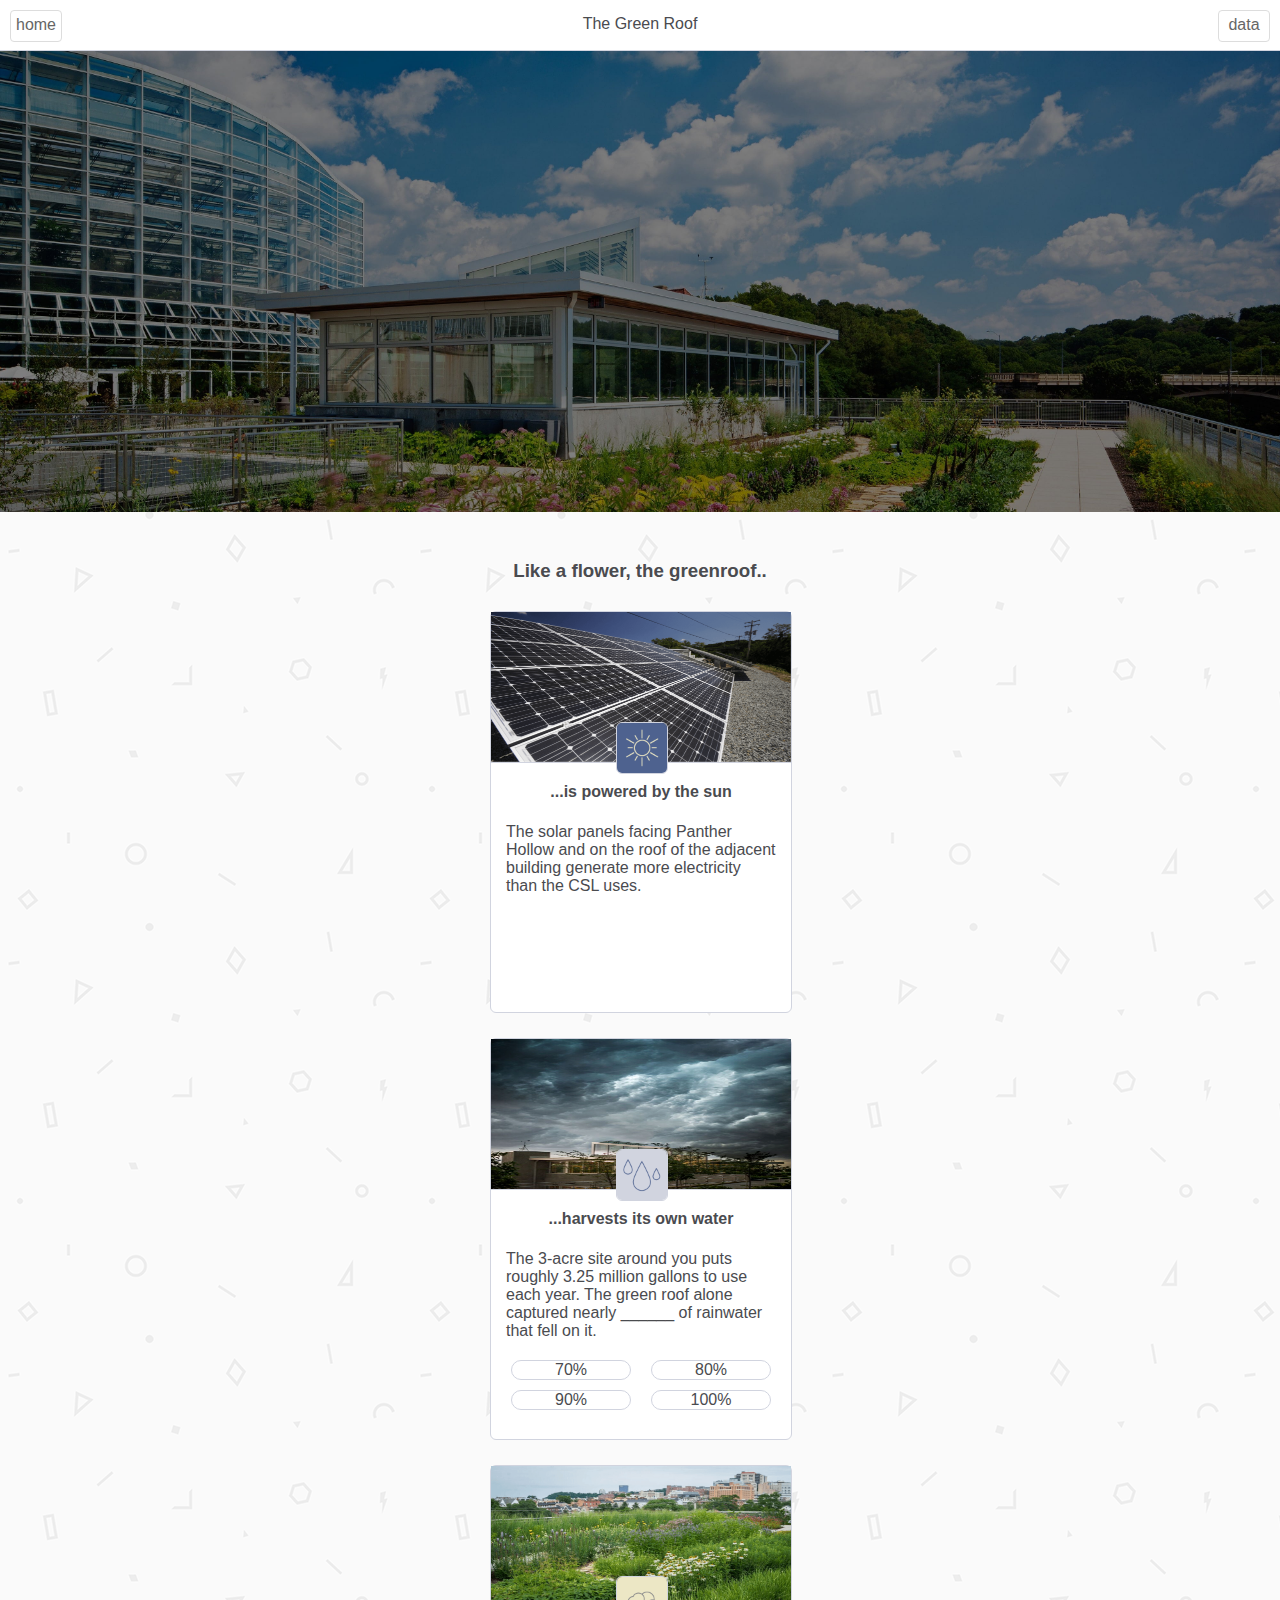
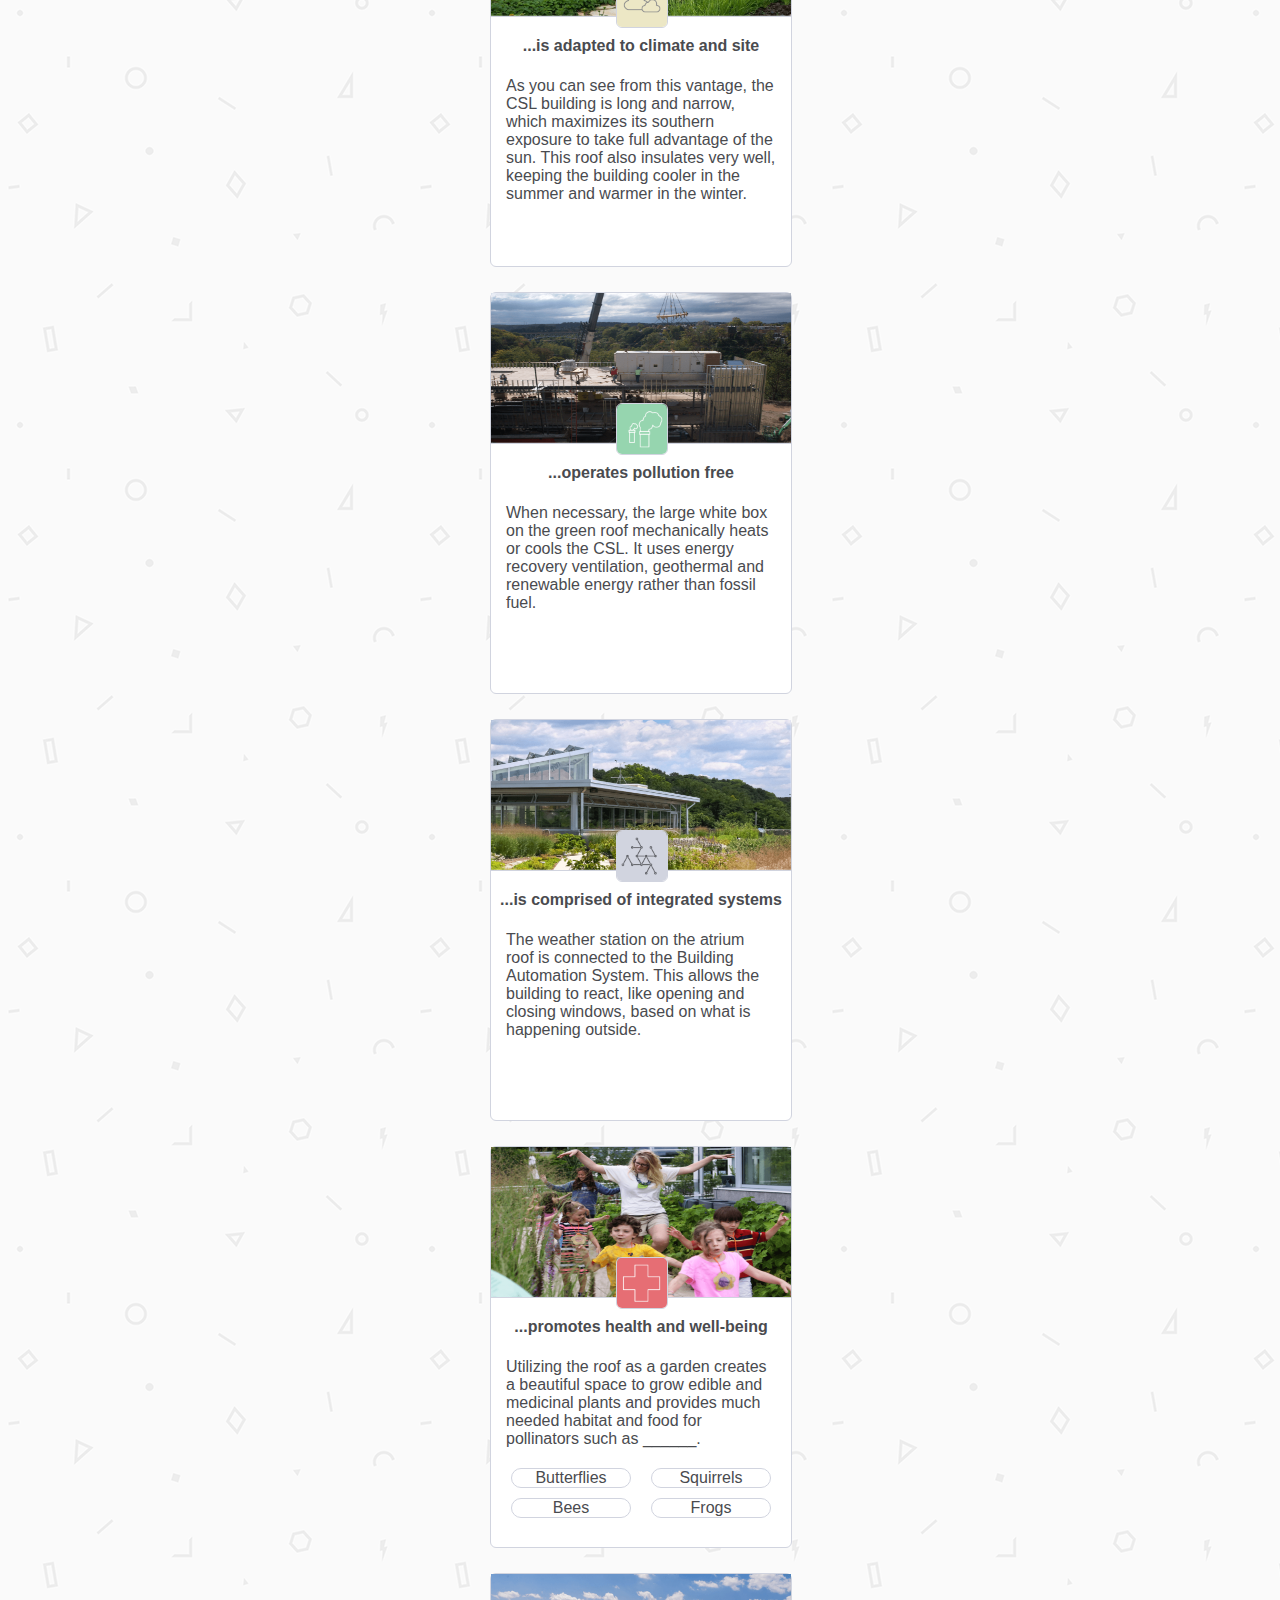
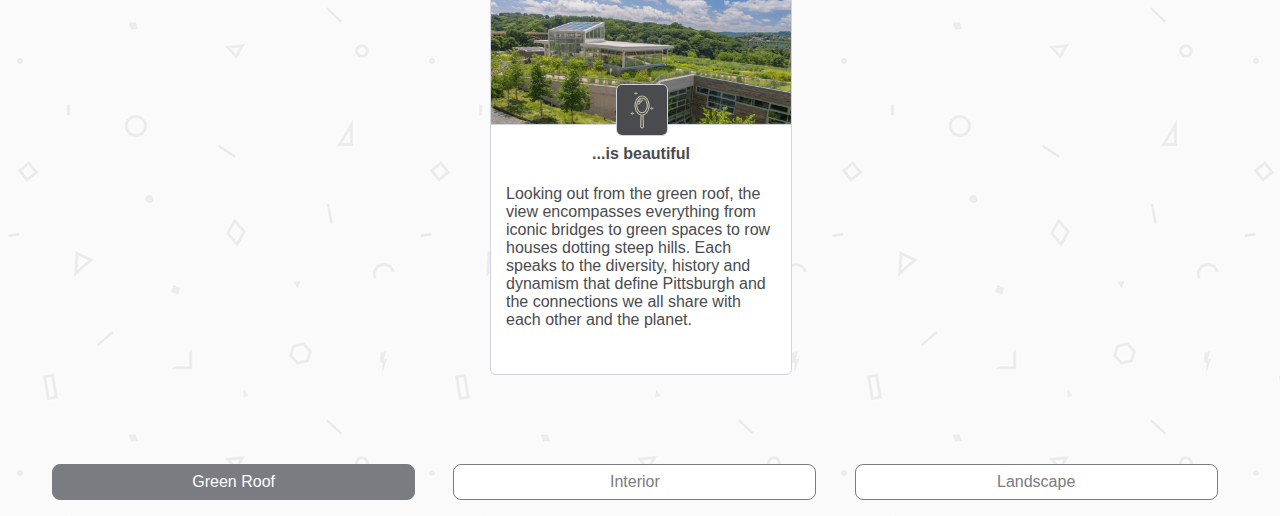
<file: greenroof.html>
<!DOCTYPE html>
<html lang="en">
<head>

  <!-- Basic Page Needs
  –––––––––––––––––––––––––––––––––––––––––––––––––– -->
  <meta charset="utf-8">
  <title>🏠 CSL Green Roof</title>
  <meta name="description" content="🌼🏠 Green Roof"
  <meta name="author" content="">

  <!-- Mobile Specific Metas
  –––––––––––––––––––––––––––––––––––––––––––––––––– -->
  <meta name="viewport" content="width=device-width, initial-scale=1">

  <!-- FONT
  –––––––––––––––––––––––––––––––––––––––––––––––––– -->
  <link rel="stylesheet" type="text/css" href="styles/gills_sans.css">

  <!-- CSS
  –––––––––––––––––––––––––––––––––––––––––––––––––– -->
  <link rel="stylesheet" type="text/css" href="styles/normalize.css">
  <link rel="stylesheet" type="text/css" href="styles/styles.css">
  <link rel="stylesheet" type="text/css" href="styles/animate.css">


  <!-- Javascript
  –––––––––––––––––––––––––––––––––––––––––––––––––– -->
  <script src="interact.js"></script>
  
  <!-- Favicon
  –––––––––––––––––––––––––––––––––––––––––––––––––– -->
  <link rel="icon" type="image/png" href="icons/favicon.ico">

</head>
<body id="green_roof">
  <div class="hdr">
    <a class="home" href="index.html">home</a>
    <a class="data" href="data.html">data</a>
    <div>The Green Roof</div>
  </div>
  <div class="loc_header"></div>
  <h3 class ="open animated fadeIn">Like a flower, the greenroof..</h3>
  <div class="list">
    <div class="topic animated slideInUp">
      <div class="topic_img">
        <img class="bck_img" src="images/sun-greenroof.png">
        <img class="icon" src="icons/sun_icon.png">
      </div>
      <h3>...is powered by the sun</h3>
      <p>The solar panels facing Panther Hollow and on the roof of the adjacent building generate more electricity than the CSL uses.</p>
    </div>
    <div class="topic animated slideInUp">
      <div class="topic_img">
        <img class="bck_img" src="images/water-greenroof.png">
        <img class="icon" src="icons/water_icon.png">
      </div>
      <h3>...harvests its own water</h3>
      <p>The 3-acre site around you puts roughly 3.25 million gallons to use each year. The green roof alone captured nearly ______ of rainwater that fell on it.</p>
      <div class="answers">
        <div class="rowOne">
          <button onclick="check(this)" class="incorrect"> 70% </button>
          <button onclick="check(this)" class="incorrect"> 80% </button>
        </div>
        <div class="rowTwo">
          <button onclick="check(this)" class="correct"> 90% </button>
          <button onclick="check(this)" class="incorrect"> 100% </button>
        </div>
      </div>
    </div>
    <div class="topic animated slideInUp">
      <div class="topic_img">
        <img class="bck_img" src="images/climate-greenroof.png">
        <img class="icon" src="icons/climate_icon.png">
      </div>
      <h3>...is adapted to climate and site</h3>
      <p>As you can see from this vantage, the CSL building is long and narrow, which maximizes its southern exposure to take full advantage of the sun. This roof also insulates very well, keeping the building cooler in the summer and warmer in the winter.</p>
    </div>
    <div class="topic animated slideInUp">
      <div class="topic_img">
        <img class="bck_img" src="images/pollution-greenroof.png">
        <img class="icon" src="icons/pollution_icon.png">
      </div>
      <h3>...operates pollution free</h3>
      <p>When necessary, the large white box on the green roof mechanically heats or cools the CSL. It uses energy recovery ventilation, geothermal and renewable energy rather than fossil fuel.</p>
    </div>
    <div class="topic animated slideInUp">
      <div class="topic_img">
        <img class="bck_img" src="images/systems-greenroof.png">
        <img class="icon" src="icons/systems_icon.png">
      </div>
      <h3>...is comprised of integrated systems</h3>
      <p>The weather station on the atrium roof is connected to the Building Automation System. This allows the building to react, like opening and closing windows, based on what is happening outside.</p>
    </div>
    <div class="topic animated slideInUp">
      <div class="topic_img">
        <img class="bck_img" src="images/health-greenroof.png">
        <img class="icon" src="icons/health_icon.png">
      </div>
      <h3>...promotes health and well-being</h3>
      <p>Utilizing the roof as a garden creates a beautiful space to grow edible and medicinal plants and provides much needed habitat and food for pollinators such as ______.</p>
      <div class="answers">
        <div class="rowOne">
          <button onclick="check(this)" class="correct"> Butterflies </button>
          <button onclick="check(this)" class="incorrect">Squirrels </button>
        </div>
        <div class="rowTwo">
          <button onclick="check(this)" class="incorrect"> Bees </button>
          <button onclick="check(this)" class="incorrect"> Frogs </button>
        </div>
      </div>
    </div>
    <div class="topic animated slideInUp">
      <div class="topic_img">
        <img class="bck_img" src="images/beauty-greenroof.png">
        <img class="icon" src="icons/beauty_icon.png">
      </div>
      <h3>...is beautiful</h3>
      <p>Looking out from the green roof, the view encompasses everything from iconic bridges to green spaces to row houses dotting steep hills. Each speaks to the diversity, history and dynamism that define Pittsburgh and the connections we all share with each other and the planet.</p>
    </div>
  </div>
  <nav>
    <ul>
      <li><a href="greenroof.html" rel="external" class="not-active">Green Roof</a></li>
      <li><a href="interior.html" rel="external">Interior</a></li>
      <li><a href="landscape.html" rel="external" >Landscape</a></li>
    </ul>
  </nav>


</body>
</html>
</file>
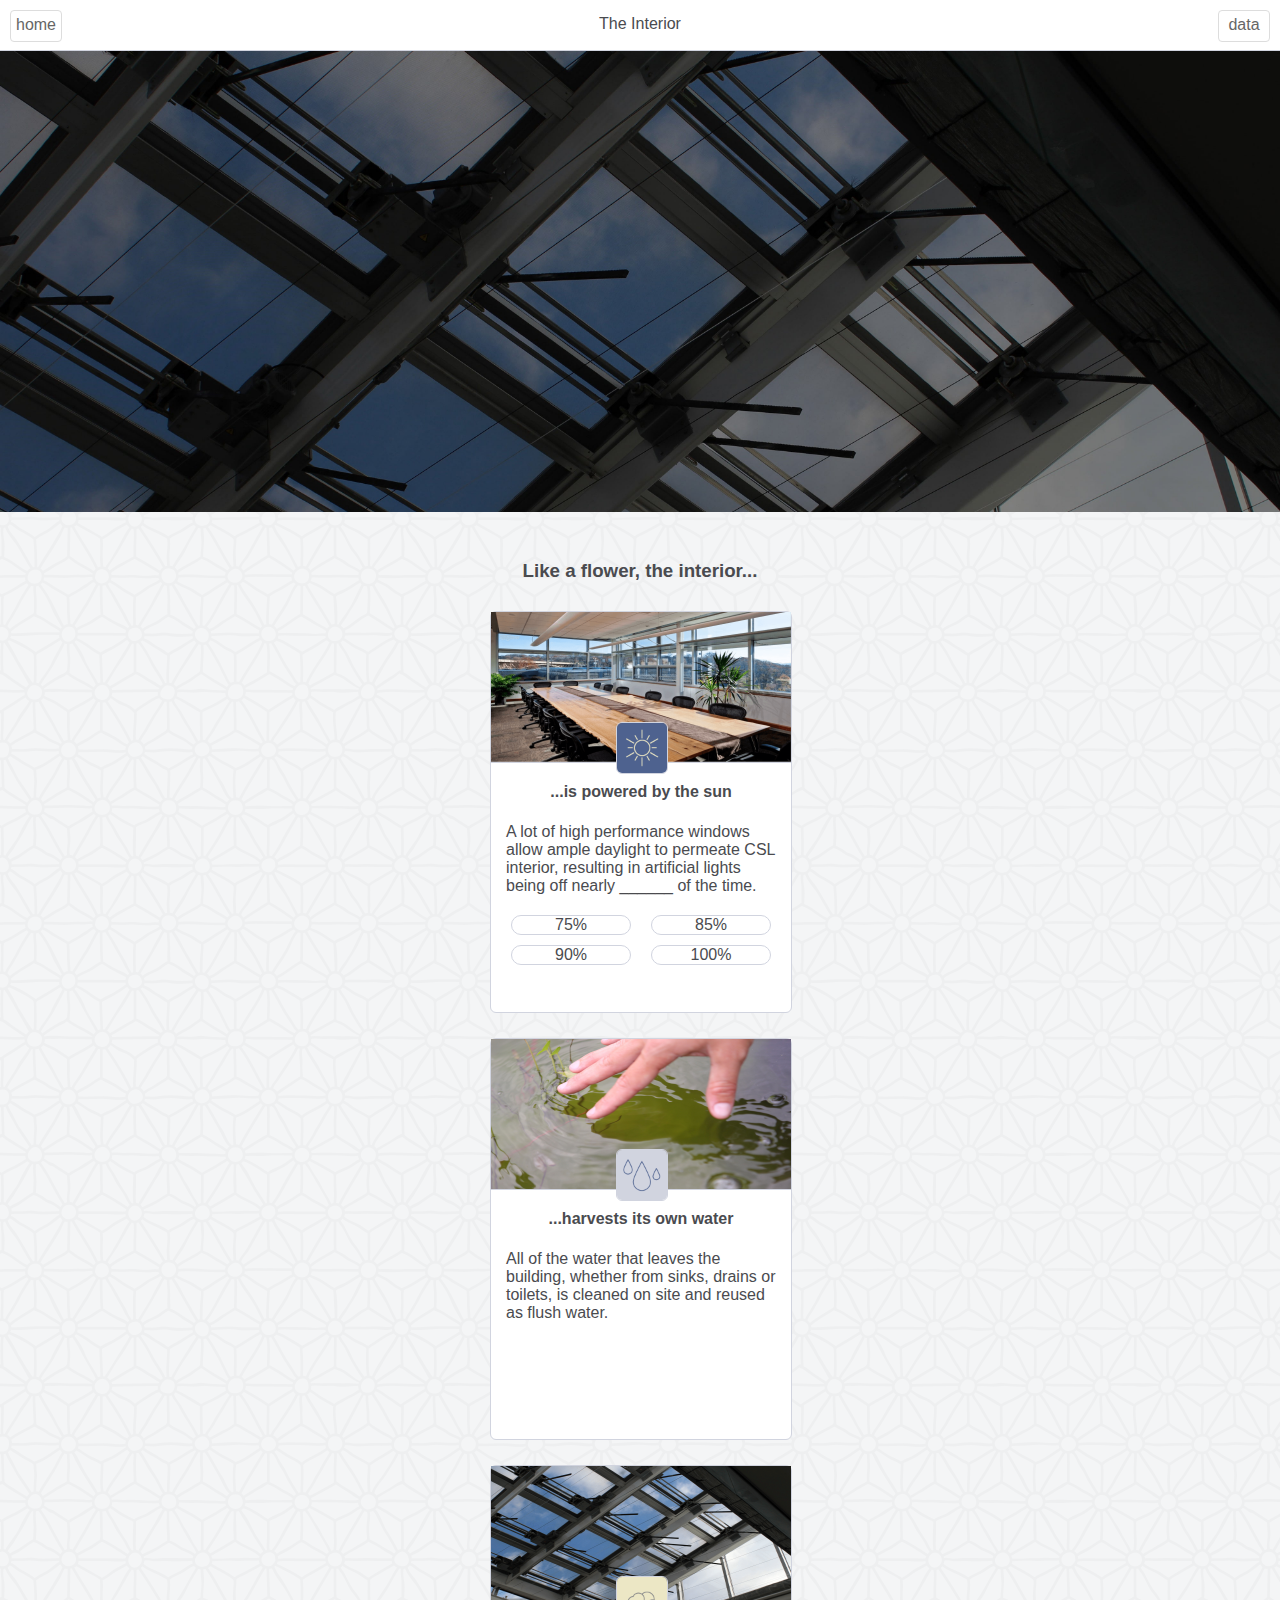
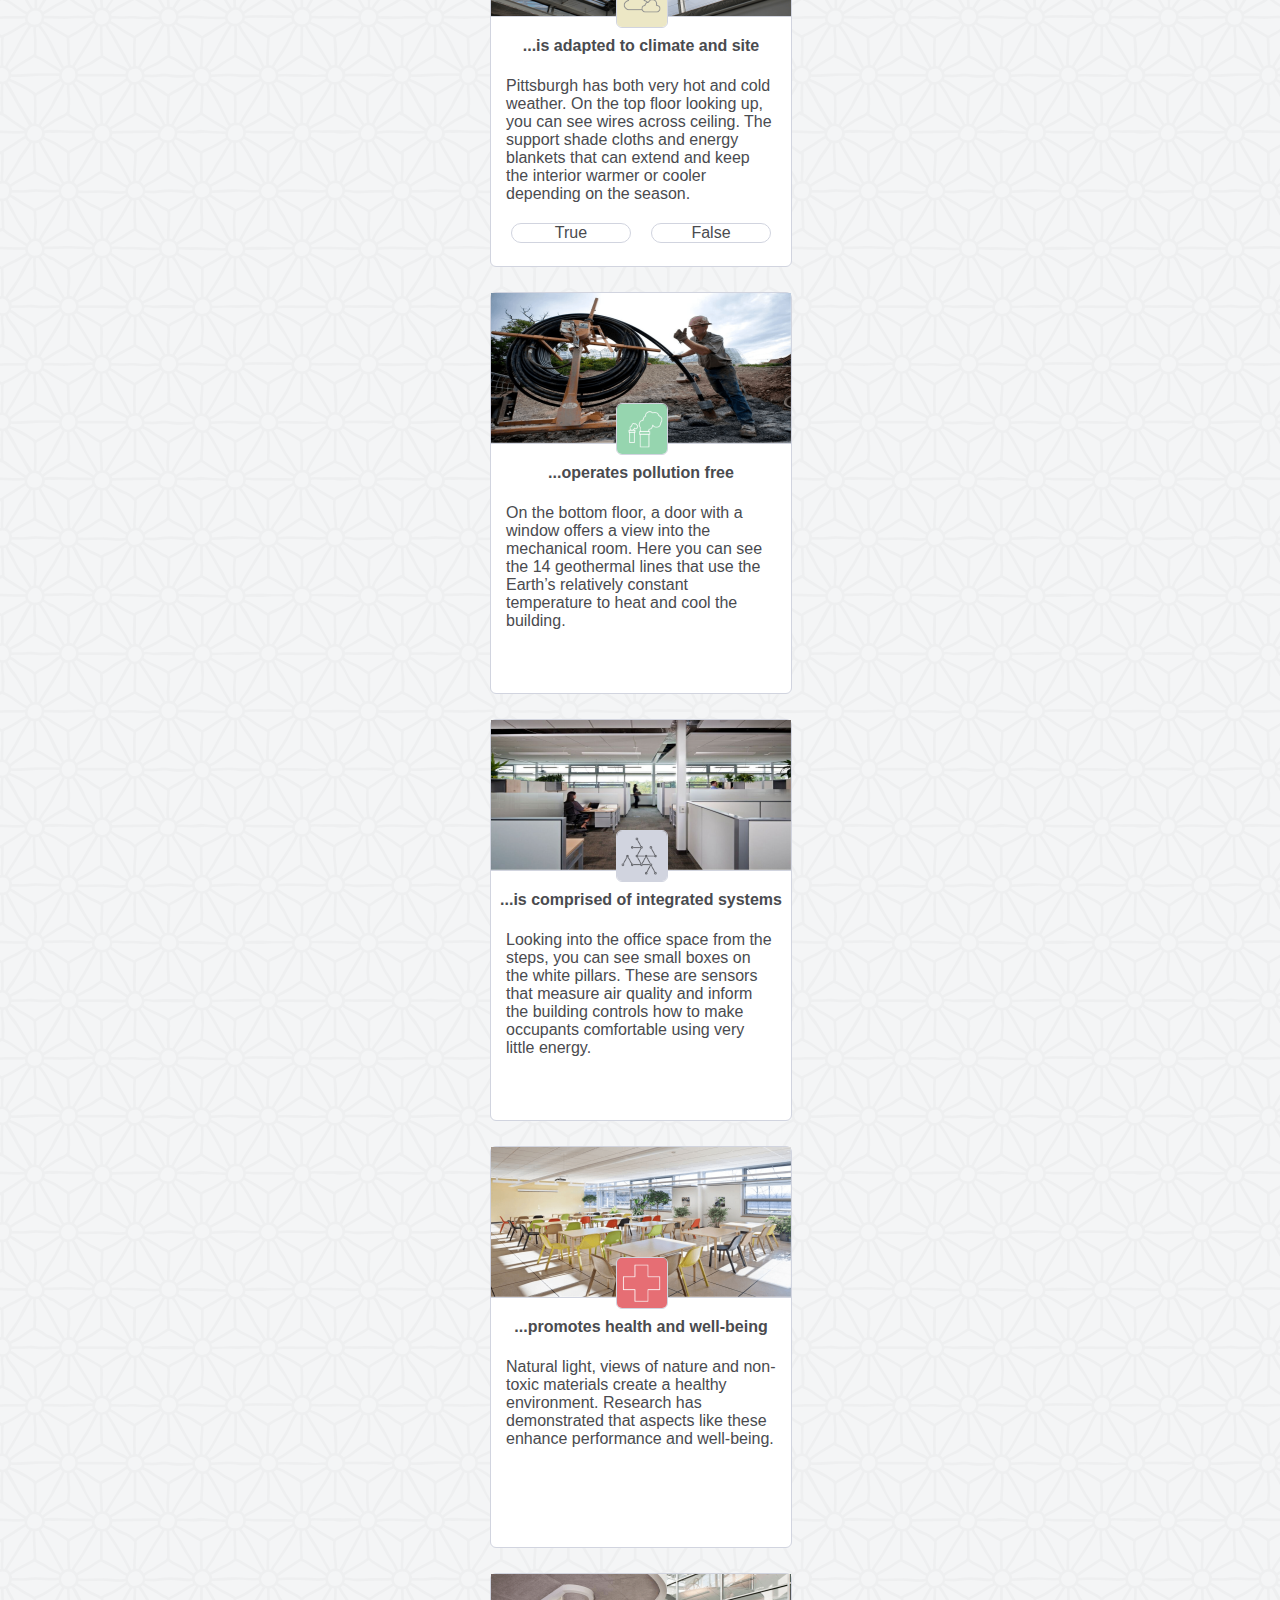
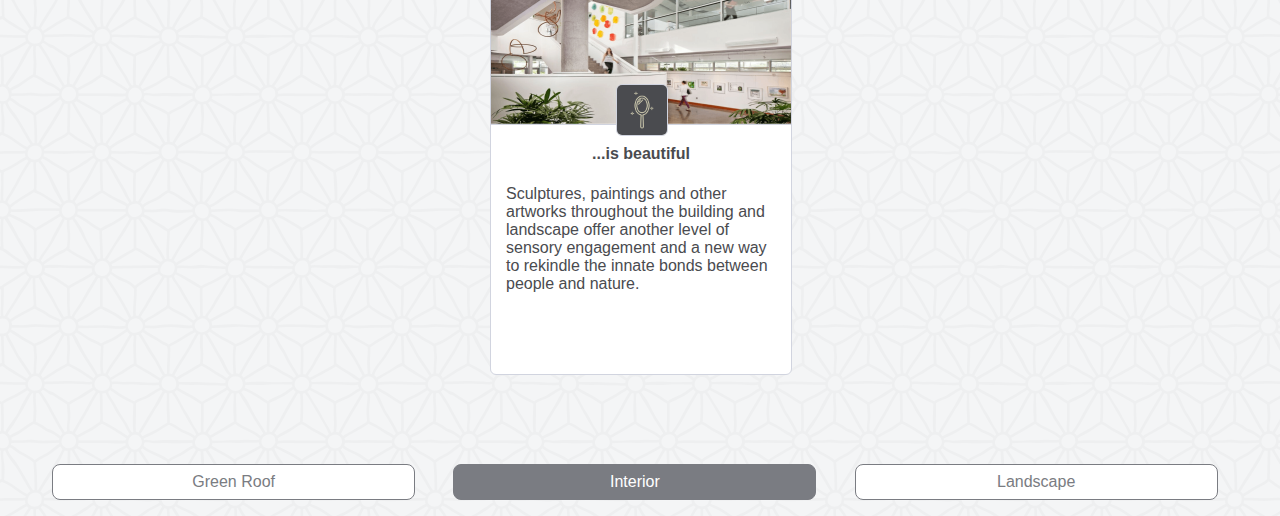
<file: interior.html>
<!DOCTYPE html>
<html lang="en">
<head>

  <!-- Basic Page Needs
  –––––––––––––––––––––––––––––––––––––––––––––––––– -->
  <meta charset="utf-8">
  <title>🏠 CSL Interior</title>
  <meta name="description" content="🌼🏠 Interior Page">
  <meta name="author" content="">

  <!-- Mobile Specific Metas
  –––––––––––––––––––––––––––––––––––––––––––––––––– -->
  <meta name="viewport" content="width=device-width, initial-scale=1">

  <!-- FONT
  –––––––––––––––––––––––––––––––––––––––––––––––––– -->
  <link rel="stylesheet" type="text/css" href="styles/gills_sans.css">

  <!-- CSS
  –––––––––––––––––––––––––––––––––––––––––––––––––– -->
  <link rel="stylesheet" type="text/css" href="styles/normalize.css">
  <link rel="stylesheet" type="text/css" href="styles/styles.css">
  <link rel="stylesheet" type="text/css" href="styles/animate.css">


   <!-- Javascript
  –––––––––––––––––––––––––––––––––––––––––––––––––– -->
  <script src="interact.js"></script>

  <!-- Favicon
  –––––––––––––––––––––––––––––––––––––––––––––––––– -->
  <link rel="icon" type="image/png" href="icons/favicon.ico">
</head>
  <!-- Primary Page Layout
  –––––––––––––––––––––––––––––––––––––––––––––––––– -->
<body id="interior">
<div class="hdr">
    <a class="home" href="index.html">home</a>
    <a class="data" href="data.html">data</a>
    <div>The Interior</div>
  </div>
  <div class="loc_header"> 
  </div>
  <h3 class ="open animated fadeIn">Like a flower, the interior...</h3>
  <div class="list">
    <div class="topic animated slideInUp">
      <div class="topic_img">
        <img class="bck_img" src="images/sun-interior.png">
        <img class="icon" src="icons/sun_icon.png">
      </div>
      <h3>...is powered by the sun</h3>
      <p>A lot of high performance windows allow ample daylight to permeate CSL interior, resulting in artificial lights being off nearly ______ of the time.</p>
      <div class="answers">
        <div class="rowOne">
          <button onclick="check(this)" class="incorrect"> 75% </button>
          <button onclick="check(this)" class="correct"> 85% </button>
        </div>
        <div class="rowTwo">
          <button onclick="check(this)" class="incorrect"> 90% </button>
          <button onclick="check(this)" class="incorrect"> 100% </button>
        </div>
      </div>
    </div>
    <div class="topic animated slideInUp">
      <div class="topic_img">
        <img class="bck_img" src="images/water-interior.png">
        <img class="icon" src="icons/water_icon.png">
      </div>
      <h3>...harvests its own water</h3>
      <p>All of the water that leaves the building, whether from sinks, drains or toilets, is cleaned on site and reused as flush water.</p>
    </div>
    <div class="topic animated slideInUp">
      <div class="topic_img">
        <img class="bck_img" src="images/climate-interior.png">
        <img class="icon" src="icons/climate_icon.png">
      </div>
      <h3>...is adapted to climate and site</h3>
      <p>Pittsburgh has both very hot and cold weather. On the top floor looking up, you can see wires across ceiling. The support shade cloths and energy blankets that can extend and keep the interior warmer or cooler depending on the season.</p>
      <div class="answers">
        <div class="rowOne">
          <button onclick="check(this)" class="correct"> True </button>
          <button onclick="check(this)" class="incorrect"> False </button>
        </div>
      </div>
    </div>
    <div class="topic animated slideInUp">
      <div class="topic_img">
        <img class="bck_img" src="images/pollution-interior.png">
        <img class="icon" src="icons/pollution_icon.png">
      </div>
      <h3>...operates pollution free</h3>
      <p>On the bottom floor, a door with a window offers a view into the mechanical room. Here you can see the 14 geothermal lines that use the Earth’s relatively constant temperature to heat and cool the building.</p>
    </div>
    <div class="topic animated slideInUp">
      <div class="topic_img">
        <img class="bck_img" src="images/systems-interior.png">
        <img class="icon" src="icons/systems_icon.png">
      </div>
      <h3>...is comprised of integrated systems</h3>
      <p>Looking into the office space from the steps, you can see small boxes on the white pillars. These are sensors that measure air quality and inform the building controls how to make occupants comfortable using very little energy.</p>
    </div>
    <div class="topic animated slideInUp">
      <div class="topic_img">
        <img class="bck_img" src="images/health-interior.png">
        <img class="icon" src="icons/health_icon.png">
      </div>
      <h3>...promotes health and well-being</h3>
      <p>Natural light, views of nature and non-toxic materials create a healthy environment. Research has demonstrated that aspects like these enhance performance and well-being.</p>
    </div>
    <div class="topic animated slideInUp">
      <div class="topic_img">
        <img class="bck_img" src="images/beauty-interior.png">
        <img class="icon" src="icons/beauty_icon.png">
      </div>
      <h3>...is beautiful</h3>
      <p>Sculptures, paintings and other artworks throughout the building and landscape offer another level of sensory engagement and a new way to rekindle the innate bonds between people and nature.</p>
    </div>
  </div>
  <nav>
    <ul>
      <li><a href="greenroof.html" rel="external">Green Roof</a></li>
      <li><a href="interior.html" rel="external" class="not-active">Interior</a></li>
      <li><a href="landscape.html" rel="external">Landscape</a></li>
    </ul>
  </nav>
<!-- <a target = "_blank" href="http://www.instagram.com/explore/tags/phippsconservatory">#phipps</a>
<script src="//lightwidget.com/widgets/lightwidget.js"></script><iframe src="//lightwidget.com/widgets/cd6eef48591953fcb357ba2c77013ba0.html" id="lightwidget_cd6eef4859" name="lightwidget_cd6eef4859"  scrolling="no" allowtransparency="true" class="lightwidget-widget" style="width: 100%; border: 0; overflow: hidden;"></iframe> -->
</body>
</html>
</file>
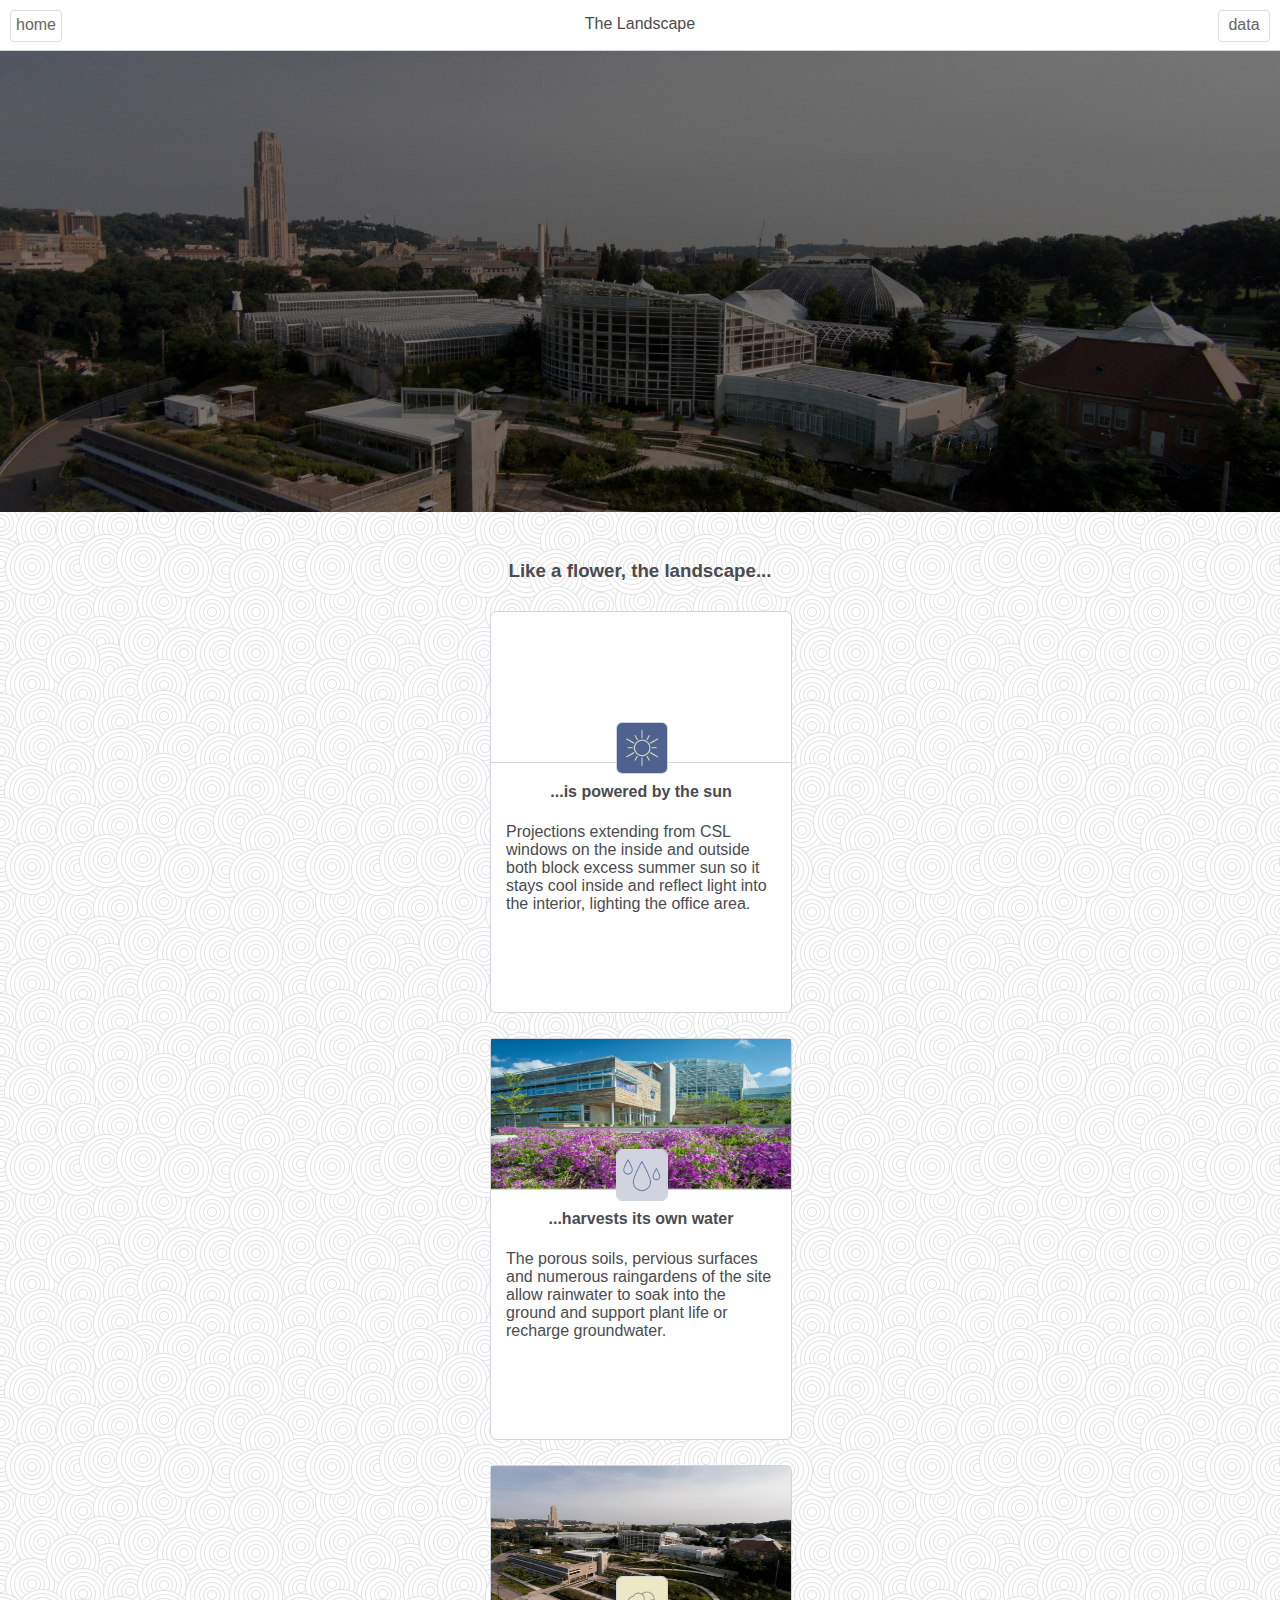
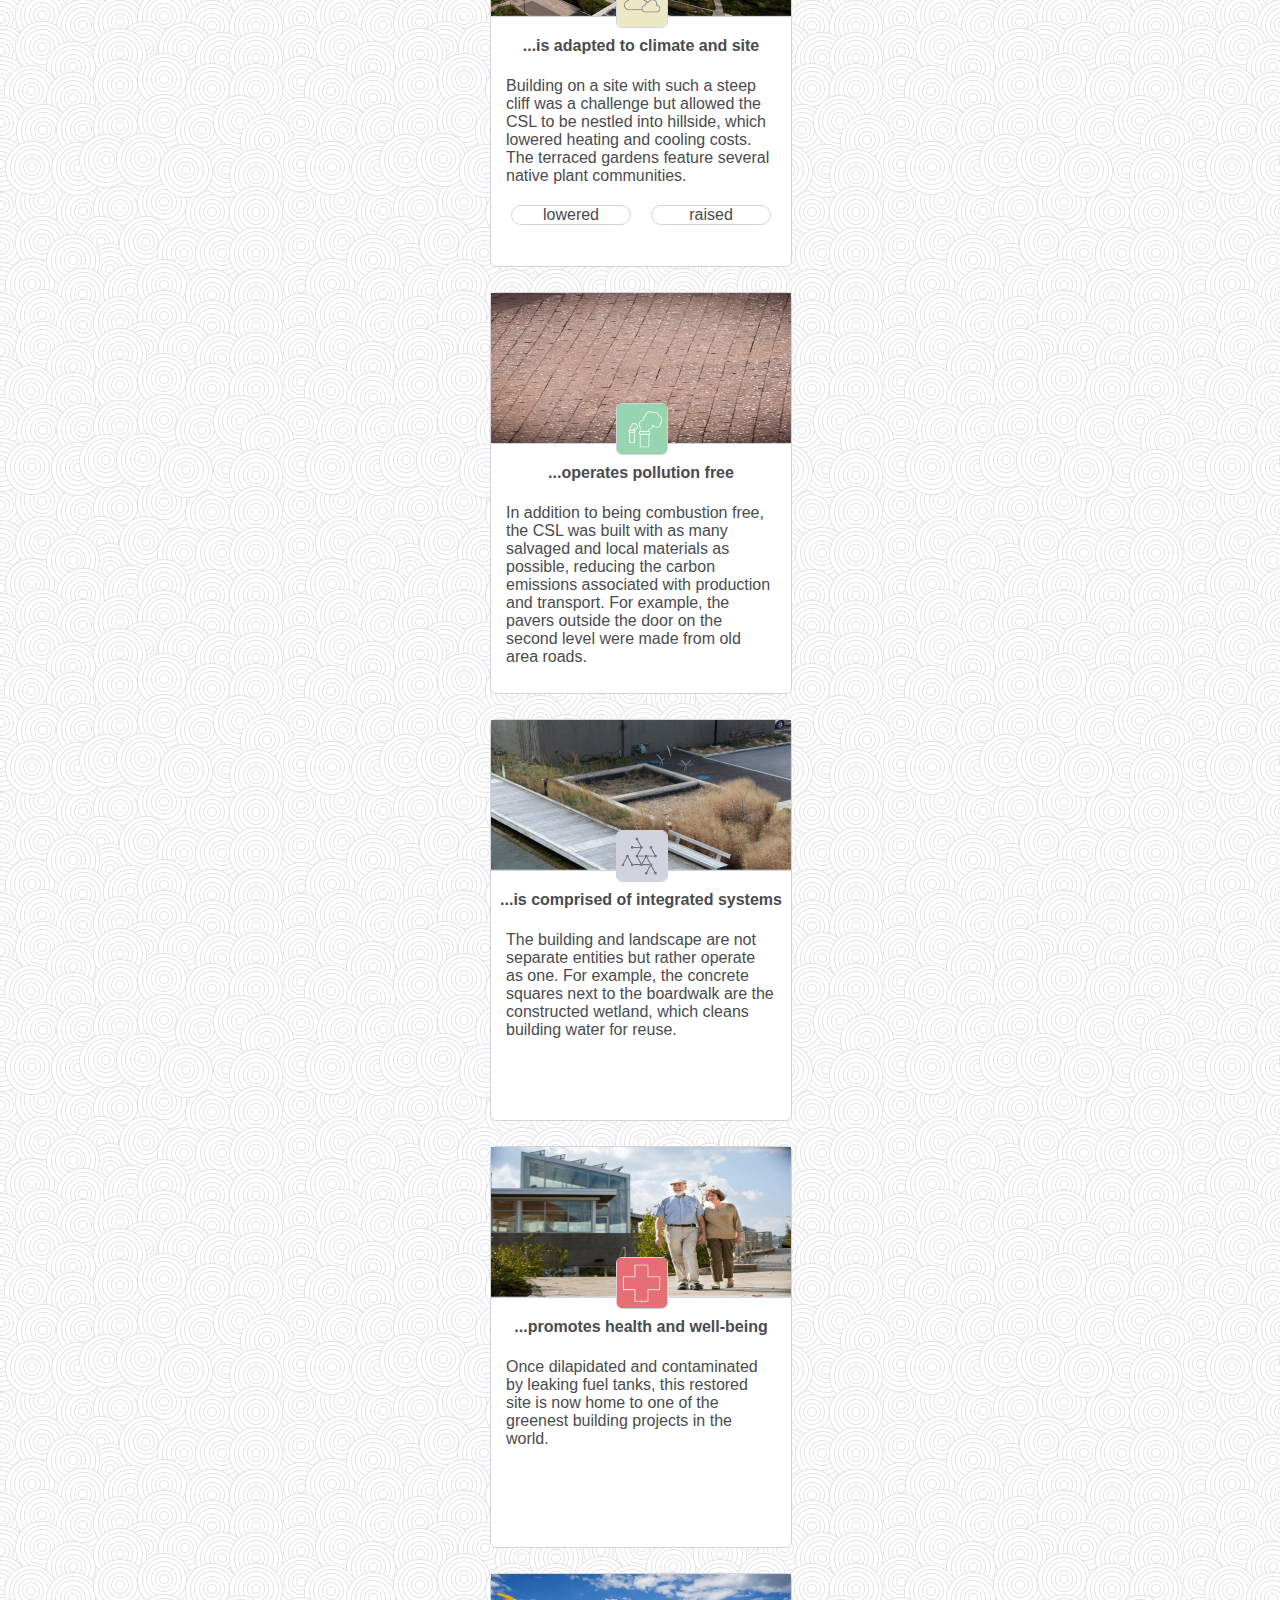
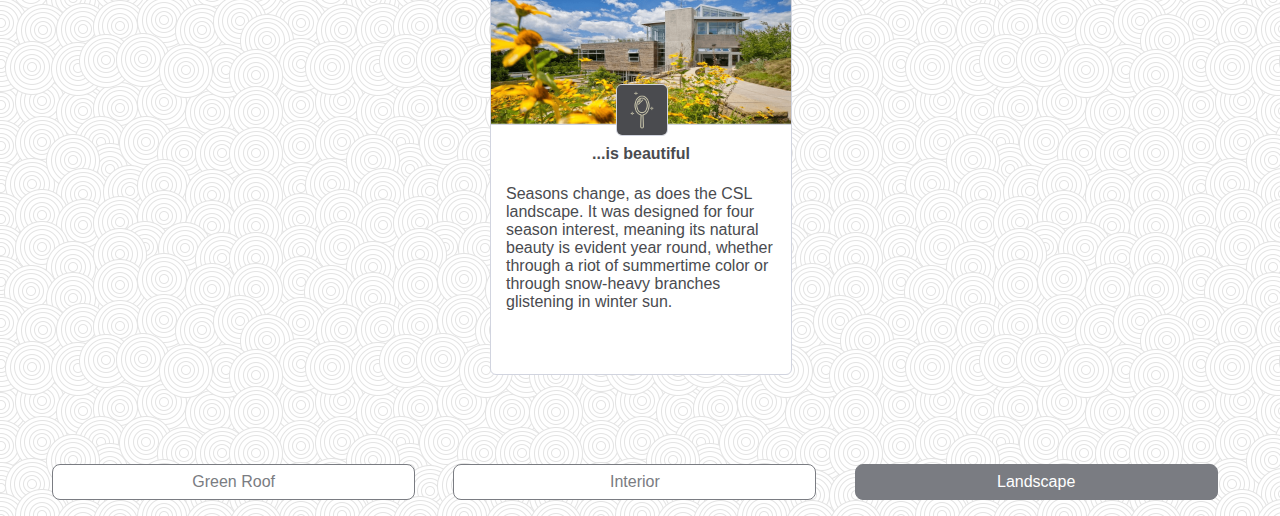
<file: landscape.html>
<!DOCTYPE html>
<html lang="en">
<head>

  <!-- Basic Page Needs
  –––––––––––––––––––––––––––––––––––––––––––––––––– -->
  <meta charset="utf-8">
  <title>🏠 CSL Landscape</title>
  <meta name="description" content="🌼🏠 Landscape Page">
  <meta name="author" content="">

  <!-- Mobile Specific Metas
  –––––––––––––––––––––––––––––––––––––––––––––––––– -->
  <meta name="viewport" content="width=device-width, initial-scale=1">

  <!-- FONT
  –––––––––––––––––––––––––––––––––––––––––––––––––– -->
  <link rel="stylesheet" type="text/css" href="styles/gills_sans.css">

  <!-- CSS
  –––––––––––––––––––––––––––––––––––––––––––––––––– -->
  <link rel="stylesheet" type="text/css" href="styles/normalize.css">
  <link rel="stylesheet" type="text/css" href="styles/styles.css">
  <link rel="stylesheet" type="text/css" href="styles/animate.css">

   <!-- Javascript
  –––––––––––––––––––––––––––––––––––––––––––––––––– -->
  <script src="interact.js"></script>

  <!-- Favicon
  –––––––––––––––––––––––––––––––––––––––––––––––––– -->
  <link rel="icon" type="image/png" href="icons/favicon.ico">

</head>
  <!-- Primary Page Layout
  –––––––––––––––––––––––––––––––––––––––––––––––––– -->
<body id="landscape">
  <div class="hdr">
    <a class="home" href="index.html">home</a>
    <a class="data" href="data.html">data</a>
    <div>The Landscape</div>
  </div>
  <div class="loc_header">
  </div>
  <h3 class ="open animated fadeIn">Like a flower, the landscape...</h3>
  <div class="list">
    <div class="topic animated slideInUp">
      <div class="topic_img">
        <iframe width="300" height="150" src="https://www.youtube.com/embed/IG1srhdIZHk" frameborder="0"></iframe>
        <img class="icon" src="icons/sun_icon.png">
      </div>
      <h3>...is powered by the sun</h3>
      <p>Projections extending from CSL windows on the inside and outside both block excess summer sun so it stays cool inside and reflect light into the interior, lighting the office area.</p>
    </div>
    <div class="topic animated slideInUp">
      <div class="topic_img">
        <img class="bck_img" src="images/water-landscape.png">
        <img class="icon" src="icons/water_icon.png">
      </div>
      <h3>...harvests its own water</h3>
      <p>The porous soils, pervious surfaces and numerous raingardens of the site allow rainwater to soak into the ground and support plant life or recharge groundwater.</p>
    </div>
    <div class="topic animated slideInUp">
      <div class="topic_img">
        <img class="bck_img" src="images/climate-landscape.png">
        <img class="icon" src="icons/climate_icon.png">
      </div>
      <h3>...is adapted to climate and site</h3>
      <p>Building on a site with such a steep cliff was a challenge but allowed the CSL to be nestled into hillside, which lowered heating and cooling costs. The terraced gardens feature several native plant communities.</p>
      <div class="answers">
        <div class="rowOne">
          <button onclick="check(this)" class="correct"> lowered </button>
          <button onclick="check(this)" class="incorrect"> raised </button>
        </div>
      </div>
    </div>
    <div class="topic animated slideInUp">
      <div class="topic_img">
        <img class="bck_img" src="images/pollution-landscape.png">
        <img class="icon" src="icons/pollution_icon.png">
      </div>
      <h3>...operates pollution free</h3>
      <p>In addition to being combustion free, the CSL was built with as many salvaged and local materials as possible, reducing the carbon emissions associated with production and transport. For example, the pavers outside the door on the second level were made from old area roads.</p>
    </div>
    <div class="topic animated slideInUp">
      <div class="topic_img">
      <img class="bck_img" src="images/systems-landscape.png">
        <img class="icon" src="icons/systems_icon.png">
      </div>
      <h3>...is comprised of integrated systems</h3>
      <p>The building and landscape are not separate entities but rather operate as one. For example, the concrete squares next to the boardwalk are the constructed wetland, which cleans building water for reuse.</p>
    </div>
    <div class="topic animated slideInUp">
      <div class="topic_img">
        <img class="bck_img" src="images/health-landscape.png">
        <img class="icon" src="icons/health_icon.png">
      </div>
      <h3>...promotes health and well-being</h3>
      <p>Once dilapidated and contaminated by leaking fuel tanks, this restored site is now home to one of the greenest building projects in the world.</p>
    </div>
    <div class="topic animated slideInUp">
      <div class="topic_img">
        <img class="bck_img" src="images/beauty-landscape.png">
        <img class="icon" src="icons/beauty_icon.png">
      </div>
      <h3>...is beautiful</h3>
      <p>Seasons change, as does the CSL landscape. It was designed for four season interest, meaning its natural beauty is evident year round, whether through a riot of summertime color or through snow-heavy branches glistening in winter sun.</p>
    </div>
  </div>
  <nav>
    <ul>
      <li><a href="greenroof.html" rel="external">Green Roof</a></li>
      <li><a href="interior.html" rel="external">Interior</a></li>
      <li><a href="landscape.html" rel="external" class="not-active">Landscape</a></li>
    </ul>
  </nav>
</body>
</html>
</file>
<file: styles/gills_sans.css>
@font-face {
  font-family: 'GillSans';
  font-weight: 200;
  src: url("https://phipps.conservatory.org/assets/font/2A6CEA_1_0.eot");
  src: url("https://phipps.conservatory.org/assets/font/2A6CEA_1_0.eot?#iefix") format("embedded-opentype"), url("https://phipps.conservatory.org/assets/font/2A6CEA_1_0.woff") format("woff"), url("https://phipps.conservatory.org/assets/font/2A6CEA_1_0.ttf") format("truetype"), url("https://phipps.conservatory.org/assets/font/2A6CEA_1_0.svg#Gill Sans Web") format("svg"); }

@font-face {
  font-family: 'GillSans';
  font-weight: 200;
  font-style: italic;
  src: url("https://phipps.conservatory.org/assets/font/2A6CEA_2_0.eot");
  src: url("https://phipps.conservatory.org/assets/font/2A6CEA_2_0.eot?#iefix") format("embedded-opentype"), url("https://phipps.conservatory.org/assets/font/2A6CEA_2_0.woff") format("woff"), url("https://phipps.conservatory.org/assets/font/2A6CEA_2_0.ttf") format("truetype"), url("https://phipps.conservatory.org/assets/font/2A6CEA_2_0.svg#Gill Sans Web") format("svg"); }

@font-face {
  font-family: 'GillSans';
  font-weight: 300;
  src: url("https://phipps.conservatory.org/assets/font/2A6CEA_6_0.eot");
  src: url("https://phipps.conservatory.org/assets/font/2A6CEA_6_0.eot?#iefix") format("embedded-opentype"), url("https://phipps.conservatory.org/assets/font/2A6CEA_6_0.woff") format("woff"), url("https://phipps.conservatory.org/assets/font/2A6CEA_6_0.ttf") format("truetype"), url("https://phipps.conservatory.org/assets/font/2A6CEA_6_0.svg#Gill Sans Web") format("svg"); }

@font-face {
  font-family: 'GillSans';
  font-weight: 300;
  font-style: italic;
  src: url("https://phipps.conservatory.org/assets/font/2A6CEA_7_0.eot");
  src: url("https://phipps.conservatory.org/assets/font/2A6CEA_7_0.eot?#iefix") format("embedded-opentype"), url("https://phipps.conservatory.org/assets/font/2A6CEA_7_0.woff") format("woff"), url("https://phipps.conservatory.org/assets/font/2A6CEA_7_0.ttf") format("truetype"), url("https://phipps.conservatory.org/assets/font/2A6CEA_7_0.svg#Gill Sans Web") format("svg"); }

@font-face {
  font-family: 'GillSans';
  font-weight: 400;
  src: url("https://phipps.conservatory.org/assets/font/2A6CEA_3_0.eot");
  src: url("https://phipps.conservatory.org/assets/font/2A6CEA_3_0.eot?#iefix") format("embedded-opentype"), url("https://phipps.conservatory.org/assets/font/2A6CEA_3_0.woff") format("woff"), url("https://phipps.conservatory.org/assets/font/2A6CEA_3_0.ttf") format("truetype"), url("https://phipps.conservatory.org/assets/font/2A6CEA_3_0.svg#Gill Sans Web") format("svg"); }

@font-face {
  font-family: 'GillSans';
  font-weight: 400;
  font-style: italic;
  src: url("https://phipps.conservatory.org/assets/font/2A6CEA_0_0.eot");
  src: url("https://phipps.conservatory.org/assets/font/2A6CEA_0_0.eot?#iefix") format("embedded-opentype"), url("https://phipps.conservatory.org/assets/font/2A6CEA_0_0.woff") format("woff"), url("https://phipps.conservatory.org/assets/font/2A6CEA_0_0.ttf") format("truetype"), url("https://phipps.conservatory.org/assets/font/2A6CEA_0_0.svg#Gill Sans Web") format("svg"); }

@font-face {
  font-weight: 600;
  font-family: 'GillSans';
  src: url("https://phipps.conservatory.org/assets/font/2A6CEA_4_0.eot");
  src: url("https://phipps.conservatory.org/assets/font/2A6CEA_4_0.eot?#iefix") format("embedded-opentype"), url("https://phipps.conservatory.org/assets/font/2A6CEA_4_0.woff") format("woff"), url("https://phipps.conservatory.org/assets/font/2A6CEA_4_0.ttf") format("truetype"), url("https://phipps.conservatory.org/assets/font/2A6CEA_4_0.svg#Gill Sans Web") format("svg"); }

@font-face {
  font-family: 'GillSans';
  font-weight: 600;
  font-style: italic;
  src: url("https://phipps.conservatory.org/assets/font/2A6CEA_5_0.eot");
  src: url("https://phipps.conservatory.org/assets/font/2A6CEA_5_0.eot?#iefix") format("embedded-opentype"), url("https://phipps.conservatory.org/assets/font/2A6CEA_5_0.woff") format("woff"), url("https://phipps.conservatory.org/assets/font/2A6CEA_5_0.ttf") format("truetype"), url("https://phipps.conservatory.org/assets/font/2A6CEA_5_0.svg#Gill Sans Web") format("svg"); }
</file>
<file: styles/styles.css>
/**
* Table of Contents
* =======================
* [1] Colors
* [2] Fonts
* [3] Spacing
* [A] Intro Page
* [B] Location pages
* [C] Green Roof Page
**/
/**
* [1] Colors
**/
/** 
* [2] Fonts
**/
/** 
* [3] Spacing
**/
/**
* [A] Intro Page
**/
body {
  background-color: #D1D4DF;
  font-family: "GillSans", sans-serif;
  color: #4A4B4F;
  overflow: auto; }

p {
  max-width: 600px;
  width: 90%;
  margin-left: auto;
  margin-right: auto;
  padding: 10px; }

.section {
  overflow: auto;
  padding-top: 40px;
  padding-bottom: 40px; }
  .section img {
    margin-left: auto;
    margin-right: auto;
    display: block;
    margin-bottom: 20px; }

#title {
  text-align: center;
  color: #397B72; }
  #title img {
    width: 300px;
    margin-top: 60px; }

#flower {
  background-color: #397B72;
  color: #FFF; }
  #flower img {
    width: 150px; }

#cslphoto {
  width: 100%; }

#cslintro {
  background-color: #ECE7C5;
  color: #4A4B4F;
  margin-top: -5px; }

#explore {
  color: #FFF;
  background-color: #E66E74; }
  #explore img {
    width: 110px; }

/**
* [B] Location Pages
**/
.home {
  border: 1px solid #DDD;
  width: 50px;
  height: 30px;
  line-height: 1.8;
  margin-top: 10px;
  margin-left: 10px;
  border-radius: 4px;
  text-decoration: none;
  color: #666;
  float: left; }

.data {
  border: 1px solid #DDD;
  width: 50px;
  height: 30px;
  line-height: 1.8;
  margin-top: 10px;
  margin-right: 10px;
  border-radius: 4px;
  text-decoration: none;
  color: #666;
  float: right; }

.open {
  text-align: center;
  margin-bottom: 1em; }

.hdr {
  z-index: 100;
  position: fixed;
  height: 50px;
  width: 100%;
  background-color: #FFF;
  text-align: center;
  line-height: 3;
  border-bottom: 1px solid #D1D4DF; }

.loc_header {
  background-repeat: no-repeat;
  background-attachment: fixed;
  background-size: 100%;
  display: block;
  width: 100%;
  height: 0;
  padding-top: 15%;
  padding-bottom: 25%;
  margin-bottom: 3em; }

.topic {
  background-color: #FFF;
  width: 300px;
  height: 400px;
  margin-bottom: 25px;
  border-radius: 6px;
  overflow: hidden;
  border: 1px solid #D1D4DF; }
  .topic .topic_img {
    overflow: visible;
    display: inline-block;
    width: 100%;
    height: 150px;
    border-bottom: 1px solid #D1D4DF; }
    .topic .topic_img iframe {
      position: absolute;
      border-top-left-radius: 6px;
      border-top-right-radius: 6px; }
    .topic .topic_img .bck_img {
      width: 300px;
      height: 150px;
      position: absolute; }
    .topic .topic_img .icon {
      width: 50px;
      display: block;
      border: 1px solid #D1D4DF;
      border-radius: 6px;
      margin-top: 110px;
      margin-left: 125px;
      position: absolute; }
  .topic h3 {
    text-align: center;
    font-size: 1em;
    margin-bottom: 12px; }

.list {
  padding-top: 10px;
  display: block;
  width: 300px;
  margin-left: auto;
  margin-right: auto; }

.answers {
  margin-top: 10px; }
  .answers div {
    margin-bottom: 10px;
    overflow: auto; }
    .answers div button {
      background-color: #FFF;
      float: left;
      margin-left: 20px;
      width: 120px;
      height: 20px;
      line-height: 0px;
      text-align: center;
      border: 1px solid #D1D4DF;
      border-radius: 10px; }
    .answers div button:hover {
      background-color: #D1D4DF; }

/**
* [C] Green Roof Page
**/
#green_roof {
  background-image: url("../pattern/greenroof.png"); }
  #green_roof .loc_header {
    background-image: url("../images/greenroof.jpg"); }

/**
* [D] Interior Page
**/
#interior {
  background-image: url("../pattern/interior.png"); }
  #interior .loc_header {
    background-image: url("../images/interior.jpg"); }

/**
* [E] Landscape Page
**/
#landscape {
  background-color: #FFF;
  background-image: url("../pattern/landscape.png"); }
  #landscape .loc_header {
    background-image: url("../images/landscape.jpg"); }

nav {
  padding-top: 3em;
  width: 95%;
  margin-left: 2.5%; }

nav ul {
  list-style: none;
  overflow: hidden;
  padding-left: 0px; }

nav ul li {
  float: left;
  width: 33%; }

nav ul li a:focus,
nav ul li a:visited,
nav ul li a:hover {
  text-decoration: none; }

nav ul li a {
  text-decoration: none;
  text-align: center;
  padding: 8px 0;
  display: block;
  width: 90%;
  margin-left: 5%;
  border: 0.5px solid #7A7C82;
  background-color: #FFF;
  color: #7A7C82;
  border-radius: 8px; }

nav ul li a:hover {
  color: #FFF;
  background-color: #7A7C82; }

.not-active {
  pointer-events: none;
  cursor: default;
  background-color: #7A7C82;
  color: #FFF; }

/*# sourceMappingURL=styles.css.map */
</file>
